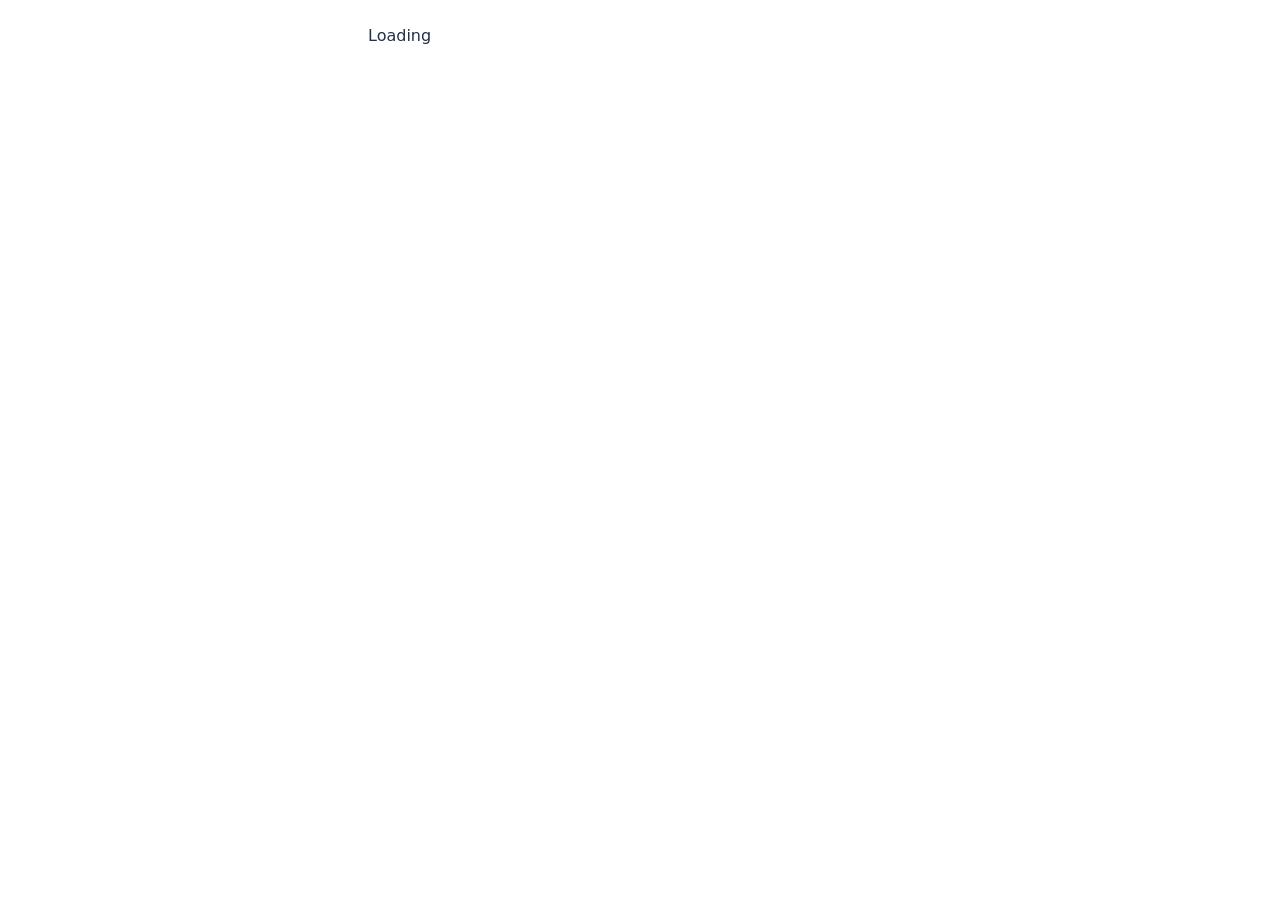
<file: parent.html>
<!doctype html>
<html lang="en">
<head>
<meta charset="utf-8">
<meta name="viewport" content="width=device-width, initial-scale=1, viewport-fit=cover">
<meta http-equiv="Content-Security-Policy" content="default-src 'self'; script-src 'self'; style-src 'self'; img-src 'self' data: blob:; font-src 'self'; connect-src 'self'">
<link rel="icon" type="image/png" sizes="32x32" href="favicon-32.png">
<link rel="icon" type="image/png" sizes="16x16" href="favicon-16.png">
<link rel="apple-touch-icon" sizes="180x180" href="apple-touch-icon.png">
<link rel="manifest" href="manifest.webmanifest">
<meta name="apple-mobile-web-app-title" content="Sticker Yard">
<meta name="apple-mobile-web-app-capable" content="yes">
<meta name="mobile-web-app-capable" content="yes">
<meta name="apple-mobile-web-app-status-bar-style" content="default">
<meta name="theme-color" content="#a7dcf7">
<title>Sticker Yard: grown-ups</title>
<link rel="preload" href="Fredoka.ttf" as="font" type="font/ttf" crossorigin>
<link rel="preload" href="Andika-Regular.ttf" as="font" type="font/ttf" crossorigin>
<link rel="preload" href="Andika-Bold.ttf" as="font" type="font/ttf" crossorigin>
<link rel="stylesheet" href="parent.css">
<link rel="stylesheet" href="sheet.css">
</head>
<body>
<div class="app-chrome">
  <main id="main" class="parent"><p>Loading</p></main>
  <nav id="tabs" class="tabs" hidden aria-label="Grown-ups">
    <button type="button" data-tab="kids">Kids</button>
    <button type="button" data-tab="print">Print</button>
    <button type="button" data-tab="mark">Mark</button>
    <button type="button" data-tab="results">Results</button>
    <button type="button" data-tab="settings">Settings</button>
  </nav>
</div>
<div id="print-area"></div>
<script type="module" src="parent.js"></script>
</body>
</html>
</file>
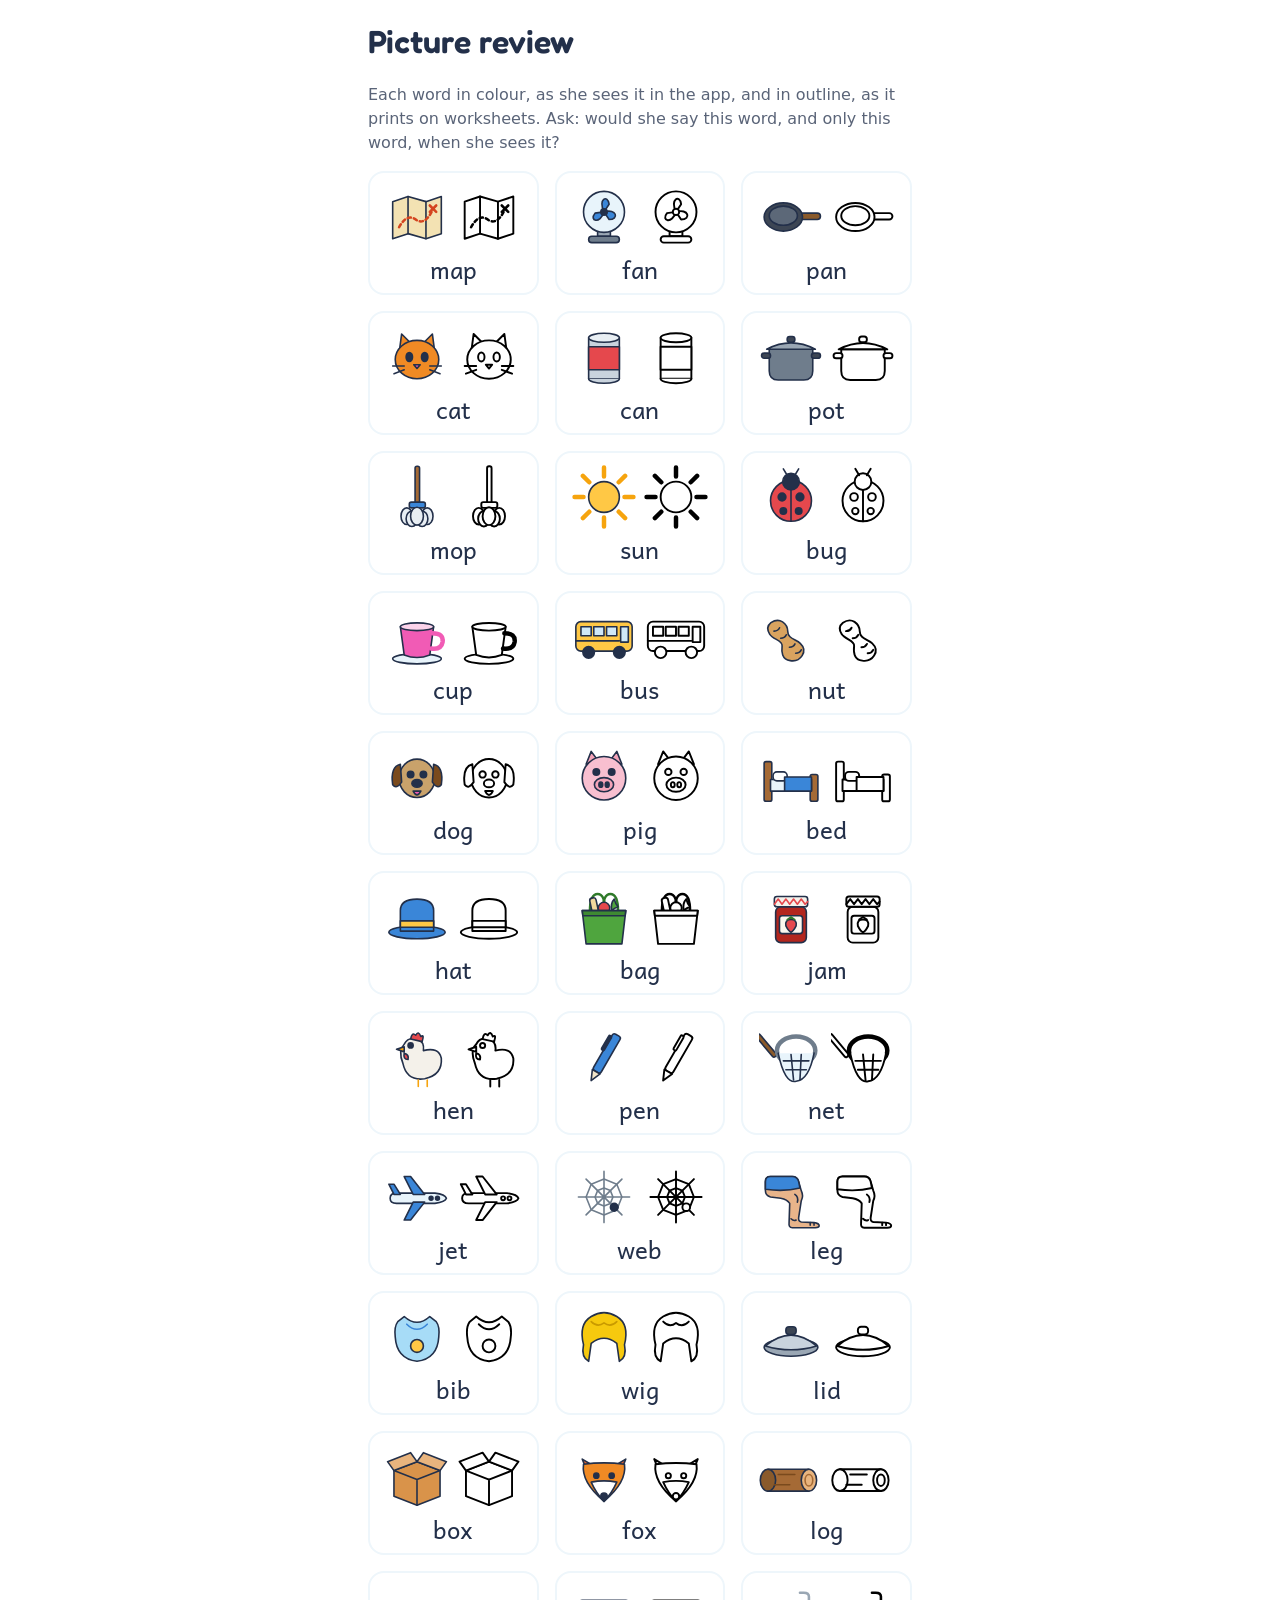
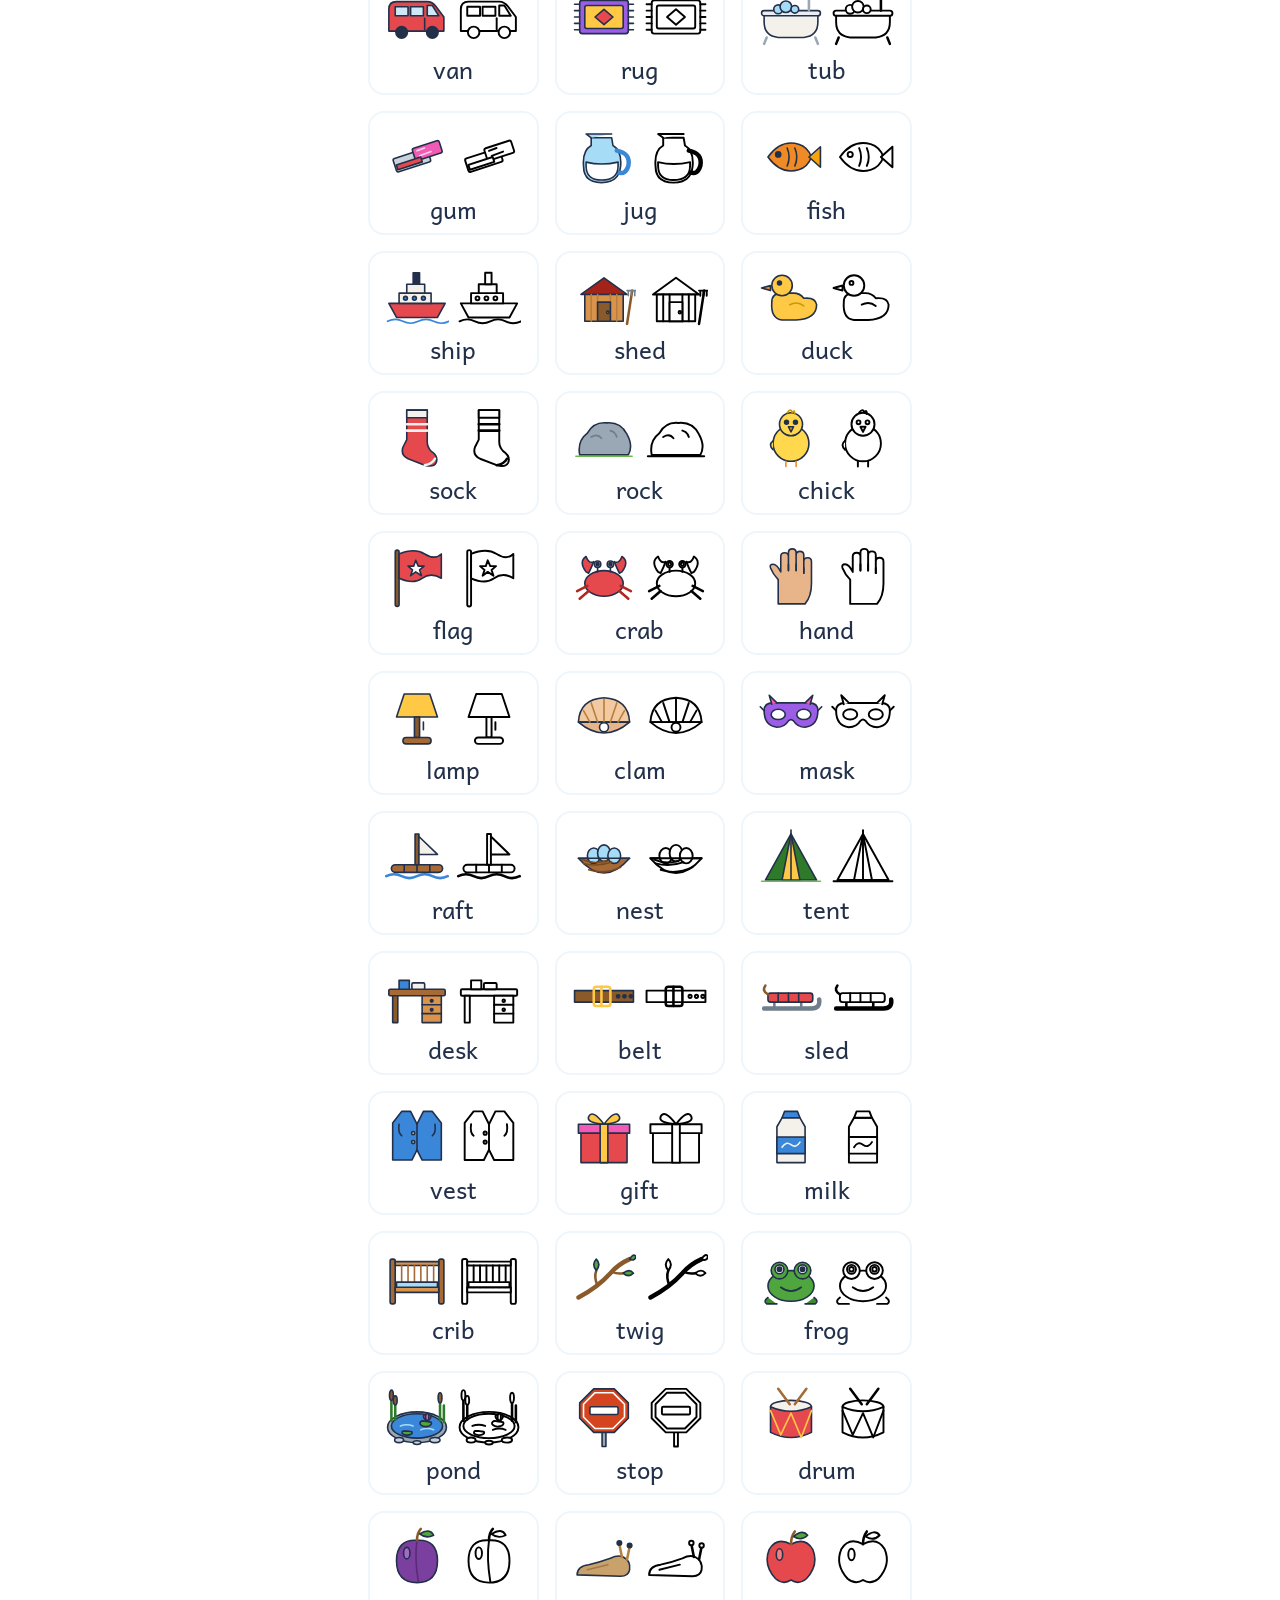
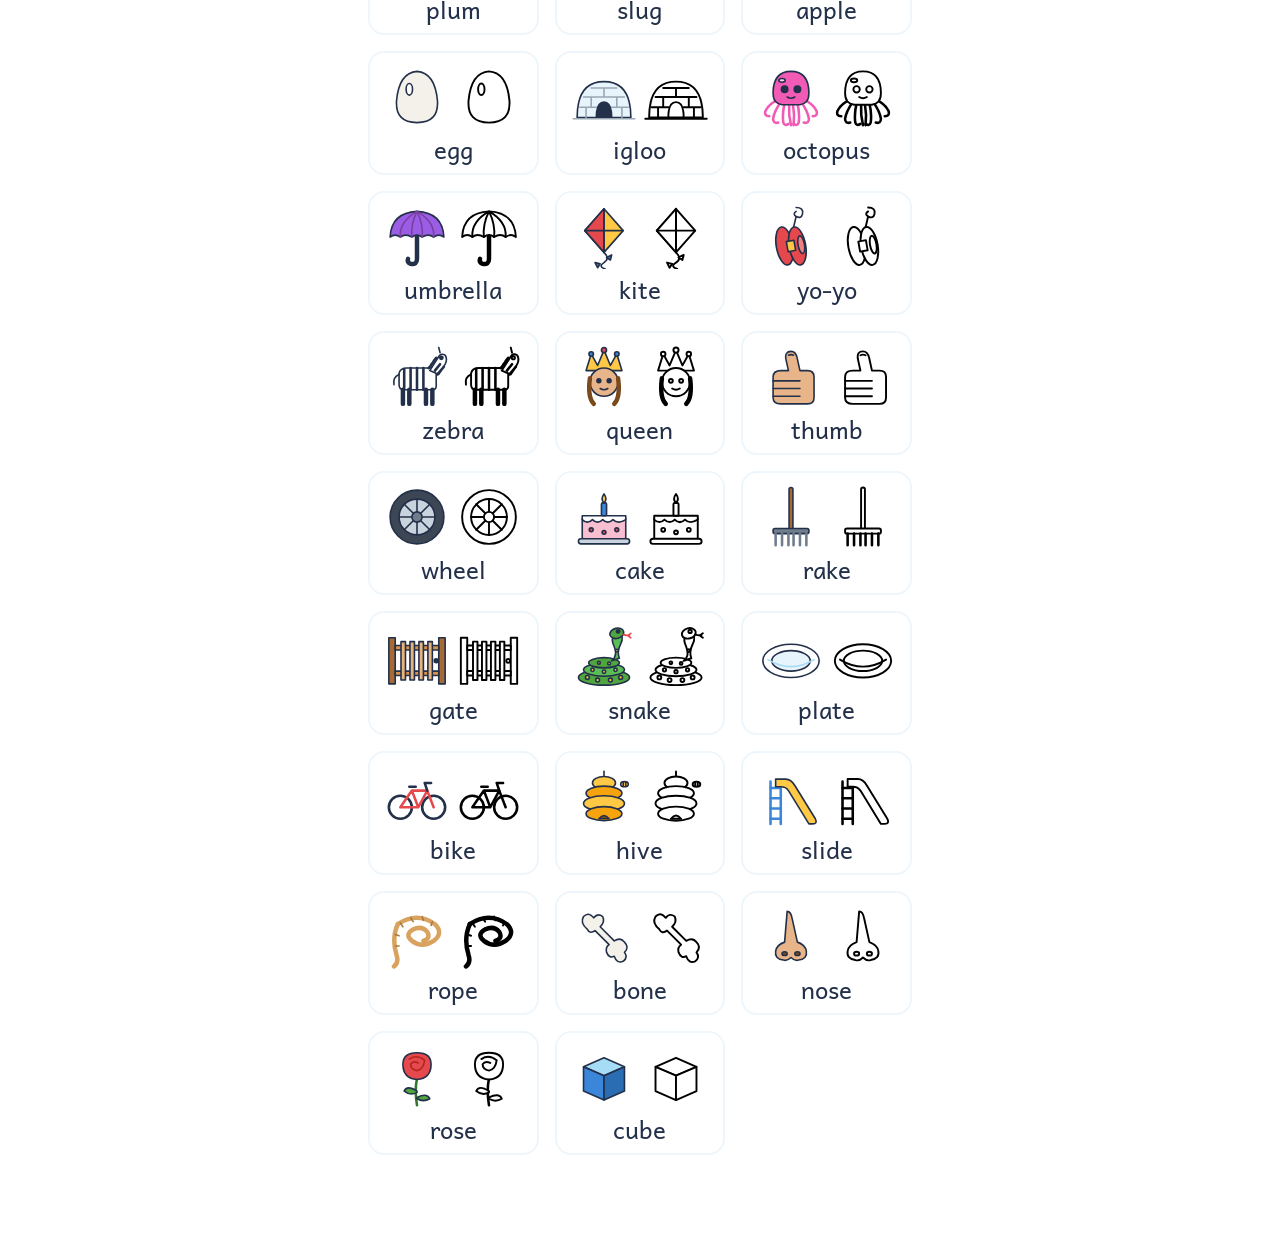
<file: picture-review.html>
<!doctype html>
<html lang="en">
<head>
<meta charset="utf-8">
<meta name="viewport" content="width=device-width, initial-scale=1, viewport-fit=cover">
<meta http-equiv="Content-Security-Policy" content="default-src 'self'; script-src 'self'; style-src 'self'; img-src 'self' data:; font-src 'self'">
<meta name="robots" content="noindex">
<title>Picture review</title>
<link rel="stylesheet" href="parent.css">
<link rel="stylesheet" href="picture-review.css">
</head>
<body>
<main class="parent">
  <h1>Picture review</h1>
  <p class="help">Each word in colour, as she sees it in the app, and in outline, as it prints on worksheets. Ask: would she say this word, and only this word, when she sees it?</p>
  <ol id="grid" class="pic-grid"></ol>
</main>
<script type="module" src="picture-review.js"></script>
</body>
</html>
</file>
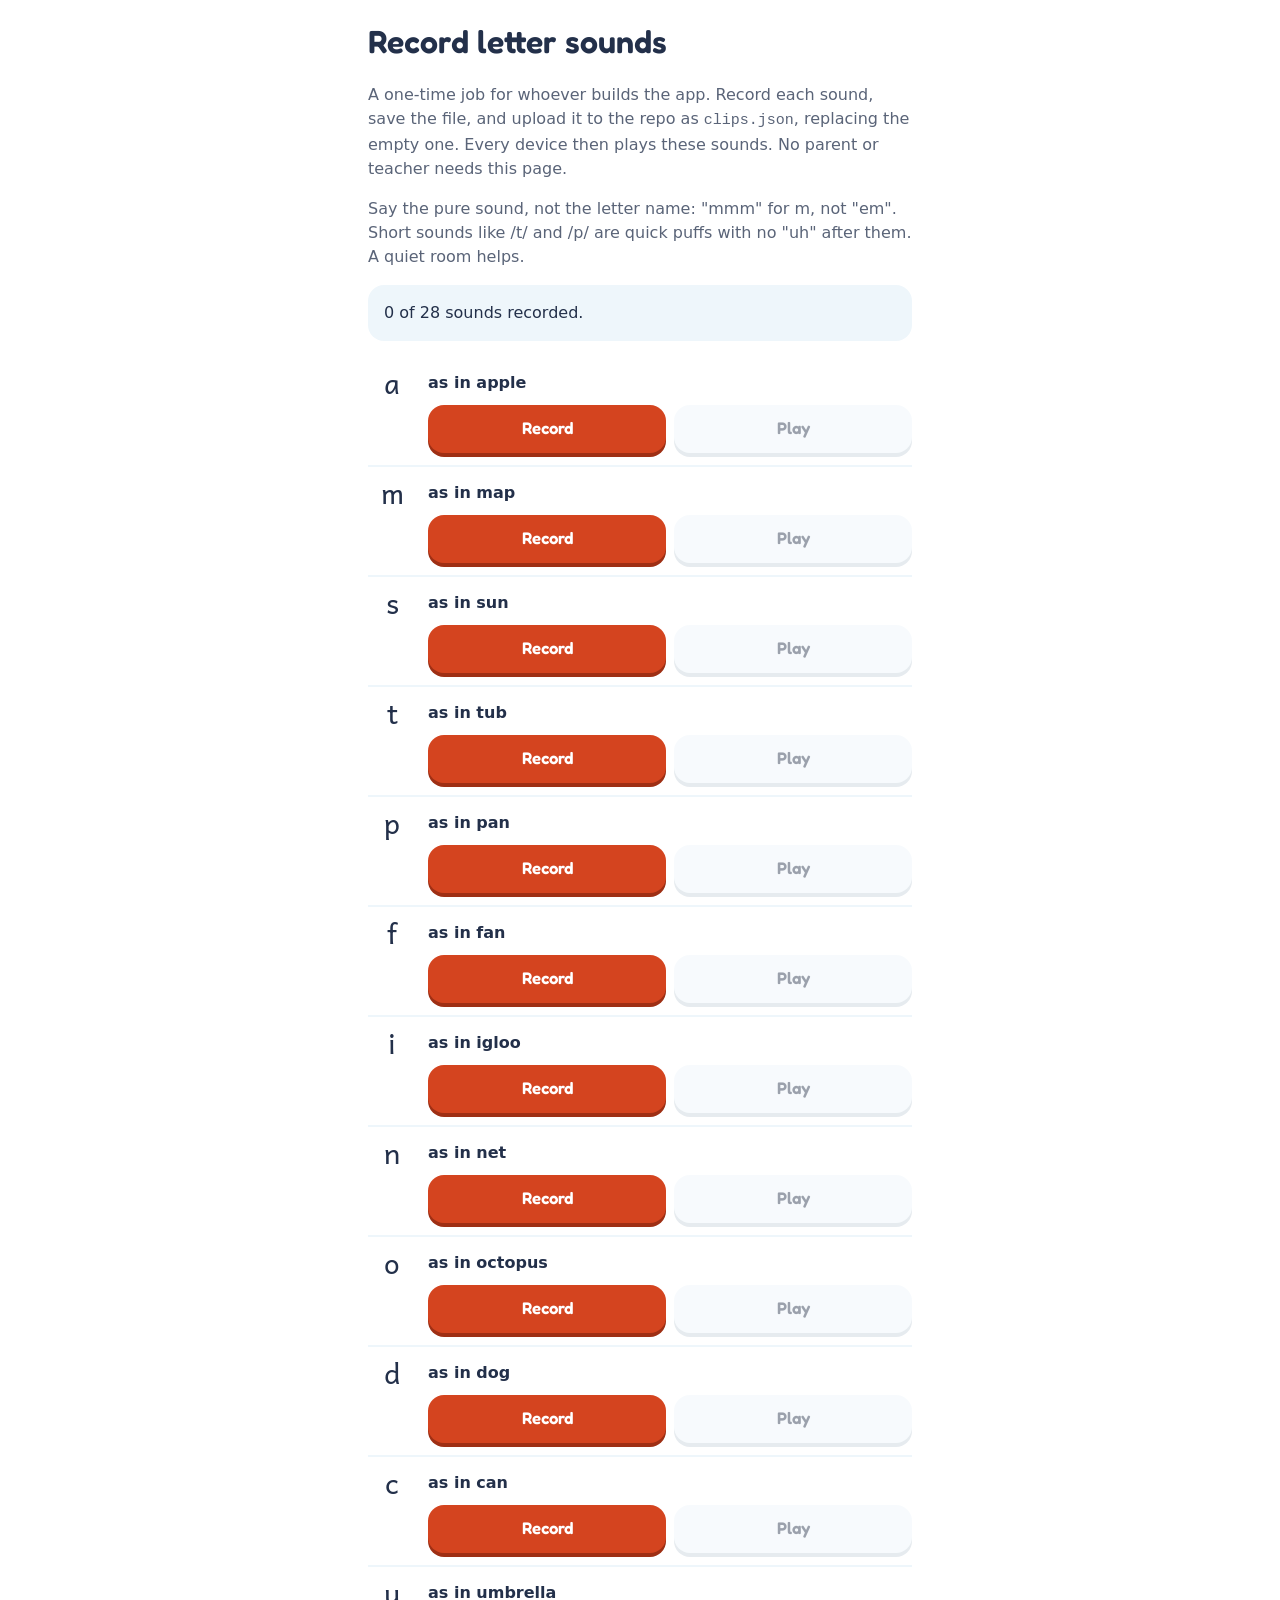
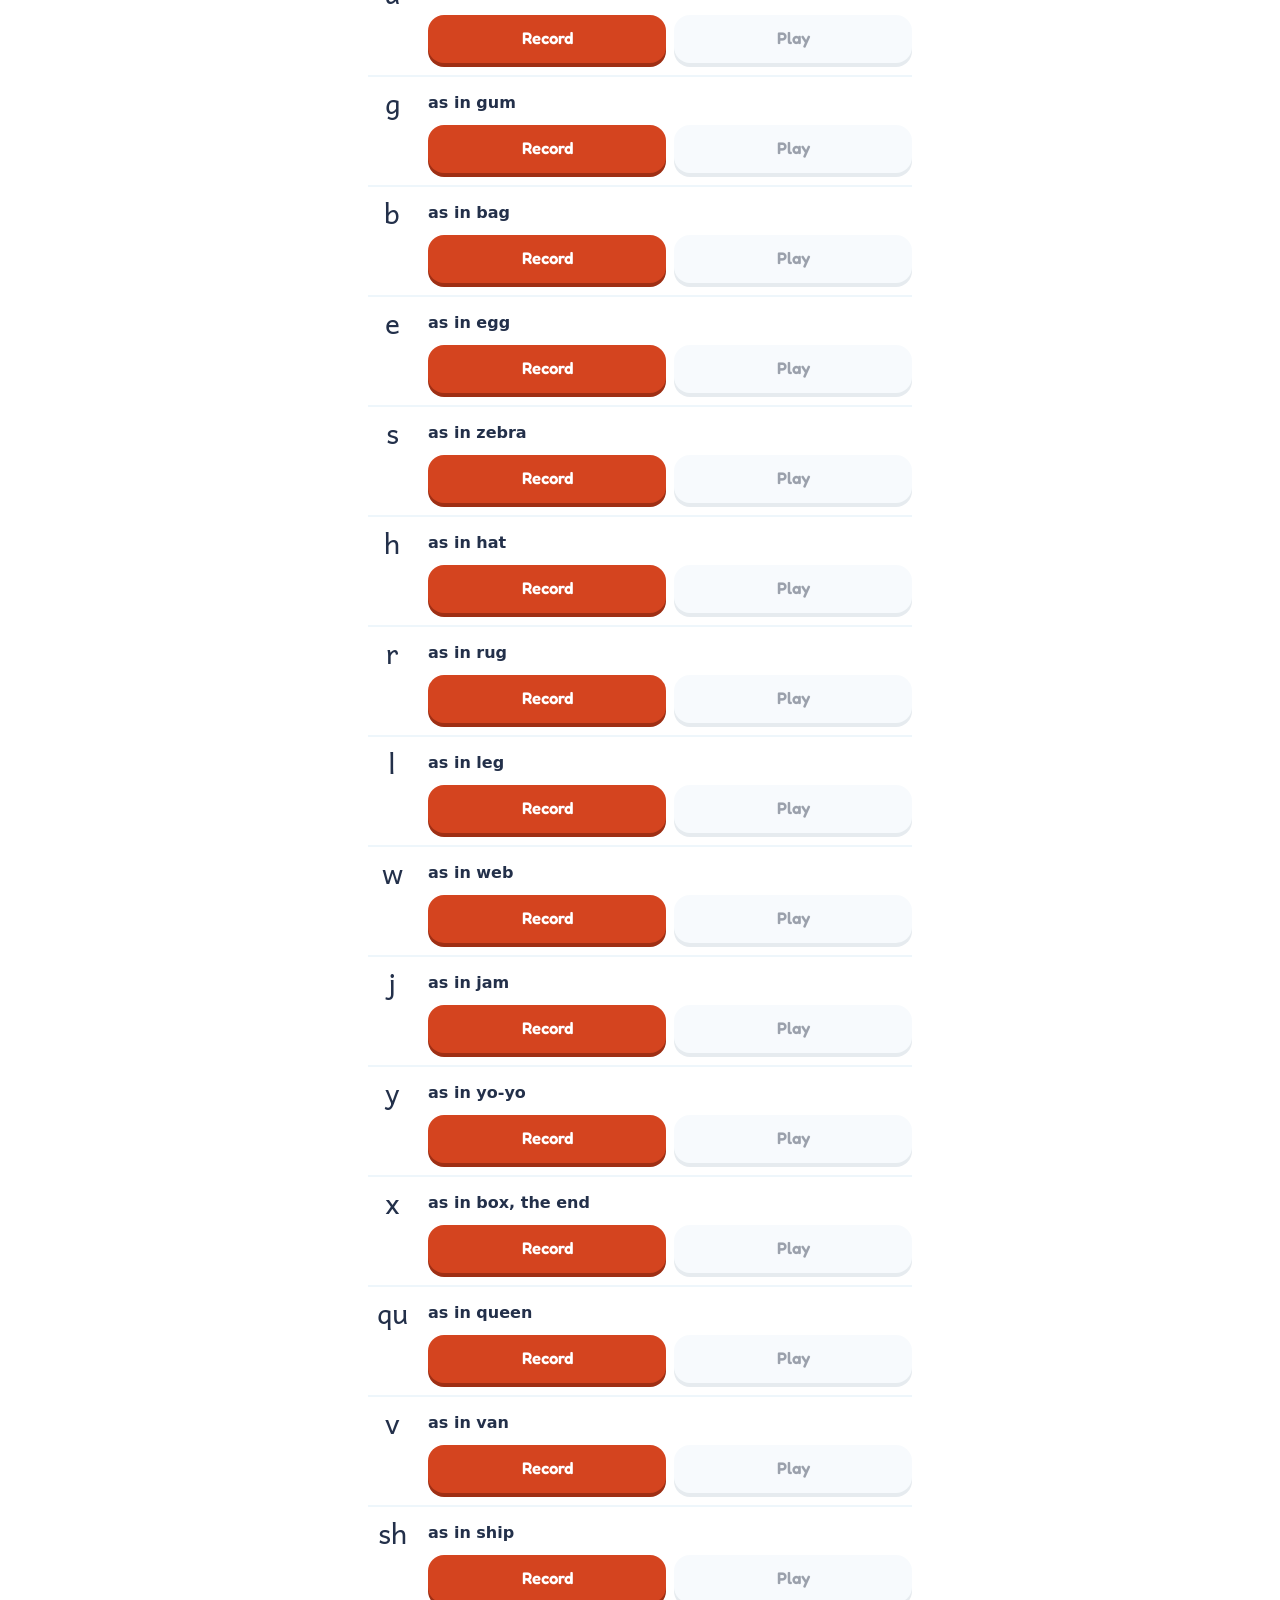
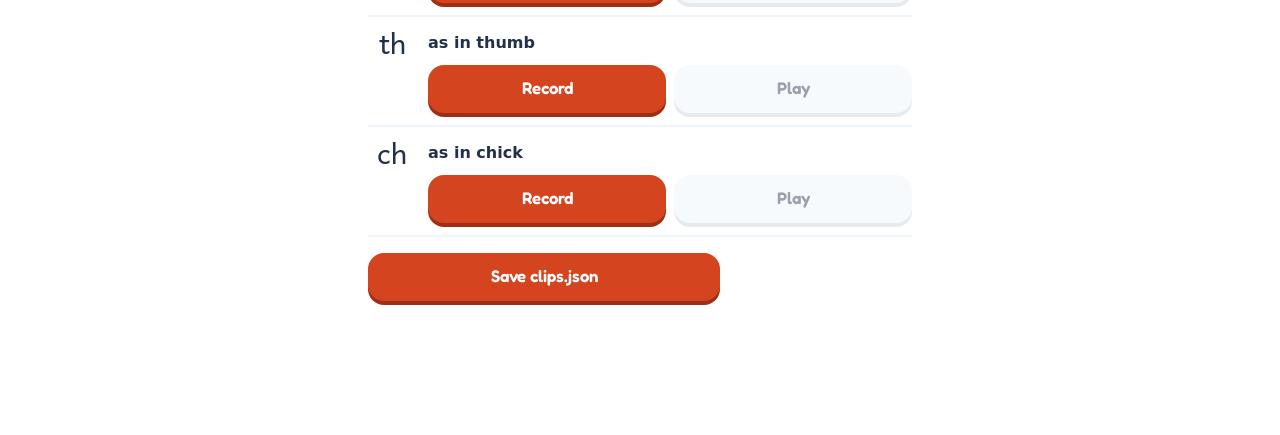
<file: record-sounds.html>
<!doctype html>
<html lang="en">
<head>
<meta charset="utf-8">
<meta name="viewport" content="width=device-width, initial-scale=1, viewport-fit=cover">
<meta http-equiv="Content-Security-Policy" content="default-src 'self'; script-src 'self'; style-src 'self'; img-src 'self' data: blob:; media-src 'self' blob: data:; font-src 'self'; connect-src 'self'">
<meta name="robots" content="noindex">
<title>Record letter sounds</title>
<link rel="stylesheet" href="parent.css">
<link rel="stylesheet" href="record-sounds.css">
</head>
<body>
<main class="parent">
  <h1>Record letter sounds</h1>
  <p class="help">A one-time job for whoever builds the app. Record each sound, save the file, and upload it to the repo as <code>clips.json</code>, replacing the empty one. Every device then plays these sounds. No parent or teacher needs this page.</p>
  <p class="help">Say the pure sound, not the letter name: "mmm" for m, not "em". Short sounds like /t/ and /p/ are quick puffs with no "uh" after them. A quiet room helps.</p>
  <p id="progress" class="week" role="status"></p>
  <ol id="list" class="rec-list"></ol>
  <button id="export" class="btn" type="button">Save clips.json</button>
  <p id="status" class="status" role="status"></p>
</main>
<script type="module" src="record-sounds.js"></script>
</body>
</html>
</file>
<file: parent.css>
@font-face { font-family: "Andika"; src: url("Andika-Regular.ttf") format("truetype"); font-weight: 400; font-display: swap; }
/* Parent area. Same family as the child app (Fredoka headings, the same ink and
   tomato), but quieter: white page, a strong left edge, no stickers. The tab bar sits
   at the bottom where a thumb reaches it. */
@font-face { font-family: "Fredoka"; src: url("Fredoka.ttf") format("truetype"); font-weight: 300 700; font-display: swap; }
:root {
  --ink: #23304a; --soft: #5a6478; --page: #ffffff; --wash: #eef6fb; --line: #c9d3dd; --tomato: #d4441f; --tomato-dark: #9e2f14;
  --sky: #a7dcf7; --learned: #2f7a2a; --warn: #8d2a1a;
  --s1: 4px; --s2: 8px; --s3: 12px; --s4: 16px; --s6: 24px; --s8: 32px; --s12: 48px;
  --r-small: 10px; --r-big: 16px;
  --display: "Fredoka", system-ui, sans-serif; --body: system-ui, -apple-system, "Segoe UI", sans-serif;
}
*, *::before, *::after { box-sizing: border-box; }
[hidden] { display: none !important; }
body { margin: 0; background: var(--page); color: var(--ink); font: 16px/1.5 var(--body); }
.parent { max-width: 40rem; padding: calc(var(--s6) + env(safe-area-inset-top, 0px)) var(--s4) calc(96px + env(safe-area-inset-bottom, 0px)); display: flex; flex-direction: column; gap: var(--s4); }
h1 { font: 600 2rem/1.1 var(--display); margin: 0 0 var(--s2); }
h2 { font: 600 1.25rem/1.2 var(--display); margin: 0; }
p { margin: 0; }
.help { color: var(--soft); }
.group { display: flex; flex-direction: column; gap: var(--s3); padding: var(--s4) 0; border-top: 2px solid var(--wash); }
.row { display: flex; gap: var(--s3); }
.row > * { flex: 1; min-width: 0; }
.field { display: flex; flex-direction: column; gap: var(--s1); font-weight: 600; }
.field.narrow { max-width: 14rem; }
.field input, .field select { font: 400 16px/1.2 var(--body); min-height: 48px; padding: 0 var(--s3); border: 2px solid var(--line); border-radius: var(--r-small); background: #fff; color: var(--ink); width: 100%; }
.field input[type="file"] { padding: var(--s3); }
.check { display: flex; gap: var(--s3); align-items: center; min-height: 44px; }
.check input { width: 22px; height: 22px; accent-color: var(--ink); flex: none; }
.checks { display: flex; flex-direction: column; padding: var(--s2) 0; }
details summary { min-height: 44px; display: flex; align-items: center; font-weight: 600; cursor: pointer; }
.sounds { display: flex; flex-wrap: wrap; gap: var(--s1); }
.sound { width: 56px; height: 48px; padding: 0 2px; text-align: center; line-height: 1; display: inline-flex; align-items: center; justify-content: center; border-radius: var(--r-small); border: 2px dashed var(--line); background: #fff; color: var(--soft); font: 400 20px/1 "Andika", var(--body); cursor: pointer; }
.sound.on { border: 2px solid var(--ink); color: #fff; background: var(--ink); }
.quick { display: grid; grid-template-columns: repeat(3, minmax(0, 1fr)); gap: var(--s2); max-width: 26rem; }
.quick .btn.small { width: 100%; padding: 0 var(--s2); }
.sound.long { font-size: 14px; }
.btn.small { width: auto; min-height: 44px; font-size: 0.95rem; padding: 0 var(--s4); }

.btn { font: 600 1.05rem/1 var(--display); min-height: 48px; width: 100%; border: 0; border-radius: var(--r-big); background: var(--tomato); color: #fff; padding: 0 var(--s6); box-shadow: 0 4px 0 var(--tomato-dark); cursor: pointer; display: inline-flex; align-items: center; justify-content: center; text-decoration: none; }
.btn:active { transform: translateY(2px); box-shadow: 0 2px 0 var(--tomato-dark); }
.btn:disabled { opacity: 0.45; transform: none; }
.btn.quiet { background: var(--wash); color: var(--ink); box-shadow: 0 4px 0 var(--line); }
.btn.danger { background: #fff; color: var(--warn); box-shadow: inset 0 0 0 2px var(--warn); }
.btn:focus-visible, .tabs button:focus-visible, .mark-btn:focus-visible, .node:focus-visible, .field input:focus-visible, .field select:focus-visible { outline: 3px solid var(--ink); outline-offset: 2px; }
.status { min-height: 1.5em; }
.status.warn { color: var(--warn); font-weight: 600; }
.back { color: var(--ink); min-height: 44px; display: inline-flex; align-items: center; }
.gate { display: flex; flex-direction: column; gap: var(--s4); padding-top: var(--s8); }

.tabs { position: fixed; left: 0; right: 0; bottom: 0; display: flex; gap: var(--s1); background: var(--ink); padding: var(--s2) max(var(--s3), env(safe-area-inset-right, 0px)) calc(var(--s2) + env(safe-area-inset-bottom, 0px)) max(var(--s3), env(safe-area-inset-left, 0px)); z-index: 5; }
.tabs[hidden] { display: none; }
.tabs button { flex: 1; min-width: 0; min-height: 56px; border: 0; border-radius: var(--r-small); background: transparent; color: #fff; font: 500 15px/1 var(--display); cursor: pointer; }
.tabs button[aria-current="true"] { background: var(--sky); color: var(--ink); }

.mark-list { list-style: none; margin: 0; padding: 0; display: flex; flex-direction: column; gap: var(--s3); }
.mark-row { display: grid; grid-template-columns: 2rem 1fr; gap: var(--s2) var(--s3); align-items: center; padding-bottom: var(--s3); border-bottom: 2px solid var(--wash); }
.mark-row .q { font: 600 1.1rem/1 var(--display); }
.mark-row .choices { grid-column: 2; display: flex; gap: var(--s2); }
.mark-btn { flex: 1; font: 600 16px/1 var(--display); min-height: 48px; border: 2px solid var(--ink); border-radius: var(--r-small); background: #fff; color: var(--ink); }
.mark-btn[aria-pressed="true"] { background: var(--ink); color: #fff; }

.week { display: flex; flex-direction: column; gap: var(--s1); padding: var(--s4); background: var(--wash); border-radius: var(--r-big); }
.week p:first-child { font: 600 1.1rem/1.3 var(--display); }
.legend { display: flex; gap: var(--s4); color: var(--soft); flex-wrap: wrap; }
.node-grid { display: grid; grid-template-columns: repeat(3, minmax(0, 1fr)); gap: var(--s2); }
.node { min-height: 64px; border: 2px solid var(--line); border-radius: var(--r-small); background: #fff; color: var(--ink); display: flex; flex-direction: column; align-items: center; justify-content: center; gap: 2px; font: 600 16px/1 var(--display); cursor: pointer; }
.node-icon { font-size: 22px; line-height: 1; }
.node.learned { border-color: var(--learned); color: var(--learned); }
.node.practising { border-color: var(--ink); }
.node.new { border-style: dashed; color: var(--soft); }
.node[aria-expanded="true"] { background: var(--wash); border-width: 3px; }
.detail { display: flex; flex-direction: column; gap: var(--s2); }
.detail a { color: var(--ink); }

#print-area { position: absolute; left: -10000px; top: 0; }
@media (min-width: 640px) {
  .node-grid { grid-template-columns: repeat(5, minmax(0, 1fr)); }
  .parent { margin: 0 auto; }
  .tabs { justify-content: center; }
  .tabs button { max-width: 180px; }
  .btn { max-width: 22rem; }
  .parent { padding-left: var(--s12); padding-right: var(--s12); }
}
@media print {
  #print-area { position: static; }
  .app-chrome { display: none !important; }
}

.themes { border: 0; padding: 0; margin: 0; display: flex; flex-direction: column; gap: var(--s2); }
.themes legend { font: 600 1.25rem/1.2 var(--display); margin-bottom: var(--s2); }
.theme-choice { display: grid; grid-template-columns: 22px 44px 1fr; gap: var(--s3); align-items: center; min-height: 56px; padding: var(--s2) 0; }
.theme-choice input { width: 22px; height: 22px; accent-color: var(--ink); }
.theme-choice > span:last-child { display: flex; flex-direction: column; }
.swatch { width: 44px; height: 44px; border-radius: 50%; }
.theme-bright .swatch { background: conic-gradient(#d4441f 0 33%, #a7dcf7 0 66%, #6dbb4f 0); }
.theme-calm .swatch { background: conic-gradient(#b5533d 0 33%, #cfe3ec 0 66%, #a3c68f 0); }
.theme-clear .swatch { background: conic-gradient(#a3221a 0 33%, #ffffff 0 66%, #111111 0); box-shadow: inset 0 0 0 2px #111; }

.to-yard { align-self: flex-start; display: inline-flex; align-items: center; gap: var(--s2); min-height: 44px; padding: 0 var(--s4); border-radius: 999px; background: var(--wash); color: var(--ink); font: 600 1rem/1 var(--display); text-decoration: none; }
.to-yard::before { content: ""; width: 10px; height: 10px; border-left: 3px solid currentColor; border-bottom: 3px solid currentColor; transform: rotate(45deg); }

/* Recorder inside Settings */
.vgroups { display: grid; grid-template-columns: repeat(4, minmax(0, 1fr)); gap: var(--s2); position: sticky; top: 0; background: var(--page); padding: var(--s2) 0; z-index: 2; }
.vgroups .btn.small { width: 100%; }
.vgroups .btn[aria-current="true"] { background: var(--ink); color: #fff; box-shadow: none; }
.vlist { list-style: none; margin: 0; padding: 0; display: flex; flex-direction: column; }
.vrow { display: grid; grid-template-columns: 1fr; gap: var(--s2); padding: var(--s3) 0; border-bottom: 2px solid var(--wash); }
.vsay { font: 600 1.35rem/1.3 var(--display); }
.vrow.done .vsay::before { content: ""; display: inline-block; width: 12px; height: 12px; margin-right: var(--s2); border-radius: 50%; background: var(--learned); }
.vbuttons { display: grid; grid-template-columns: repeat(3, minmax(0, 1fr)); gap: var(--s2); }
.vbuttons.two { grid-template-columns: repeat(2, minmax(0, 1fr)); }
.vbuttons .btn { width: 100%; max-width: none; }
.vrow.recording .vbuttons .rec { background: var(--warn); box-shadow: 0 4px 0 #5a1a10; }
button.to-yard { border: 0; cursor: pointer; }
.vsay.ar { font: 400 2.2rem/1.6 "Noto Naskh Arabic", serif; direction: rtl; text-align: left; }
@font-face { font-family: "Noto Naskh Arabic"; src: url("NotoNaskhArabic.ttf") format("truetype"); font-weight: 400 700; font-display: swap; }

.two { display: grid; grid-template-columns: repeat(2, minmax(0, 1fr)); gap: var(--s3); }
.week h2 { margin: 0 0 var(--s2); }
.week .btn { margin-top: var(--s3); }
@media print {
  body.print-week .tabs, body.print-week .to-yard, body.print-week main > :not(#week), body.print-week #print-week { display: none !important; }
  body.print-week #week { border: 0; background: none; font-size: 13pt; }
}
</file>
<file: sheet.css>
@font-face { font-family: "Noto Naskh Arabic"; src: url("NotoNaskhArabic.ttf") format("truetype"); font-weight: 400 700; font-display: block; }
@font-face { font-family: "Fredoka"; src: url("Fredoka.ttf") format("truetype"); font-weight: 300 700; font-display: block; }
/* Worksheet look: Letter, portrait, ink-light. Black outlines on white, nothing
   filled, so sheets print cheaply and the shapes can be coloured in. */
@font-face { font-family: "Andika"; src: url("Andika-Regular.ttf") format("truetype"); font-weight: 400; font-display: block; }
@font-face { font-family: "Andika"; src: url("Andika-Bold.ttf") format("truetype"); font-weight: 700; font-display: block; }

@page { size: letter portrait; margin: 0.5in; }

.sheet { font-family: "Andika", sans-serif; color: #000; background: #fff; width: 7.5in; box-sizing: border-box; }
.sheet + .sheet { break-before: page; margin-top: 0.5in; }
.sheet-head { display: flex; gap: 0.16in; align-items: center; font-size: 11pt; border-bottom: 2pt solid #000; padding-bottom: 0.06in; margin-bottom: 0.1in; }
.sheet-badge { flex: none; display: inline-flex; }
.head-lines { display: flex; flex-direction: column; gap: 0.06in; flex: 1; min-width: 0; }
.skill-title { font-family: "Fredoka", "Andika", sans-serif; font-weight: 600; font-size: 12pt; }
.head-fields { display: flex; gap: 0.3in; align-items: baseline; }
.sheet-head .name-line, .sheet-head .line { display: inline-block; min-width: 2.1in; border-bottom: 1pt solid #000; padding: 0 0.05in; }
.sheet-head .line { min-width: 1.3in; }
.sheet-id { flex: none; font-weight: 700; letter-spacing: 0.04em; border: 1.5pt solid #000; border-radius: 1in; padding: 0.04in 0.14in; }
.done-row { display: flex; align-items: center; justify-content: flex-end; gap: 0.12in; margin: 0.08in 0 0; font-family: "Fredoka", "Andika", sans-serif; font-size: 14pt; break-inside: avoid; }
.done-stars { display: inline-flex; gap: 0.06in; }
.key-title { font-weight: 700; font-size: 15pt; }

.items { list-style: none; margin: 0; padding: 0; display: grid; }
.items.grid { grid-template-columns: 1fr 1fr; grid-auto-rows: 1.5in; gap: 0.1in 0.18in; }
.items.rows { grid-template-columns: 1fr; grid-auto-rows: 0.69in; gap: 0.09in; }
.item { break-inside: avoid; display: flex; gap: 0.1in; align-items: flex-start; padding: 0.08in 0.1in; border: 1.5pt solid #000; border-radius: 0.16in; overflow: hidden; box-sizing: border-box; min-width: 0; }
.items.rows .item { align-items: center; padding: 0.03in 0.1in; }
.num { flex: none; width: 0.28in; height: 0.28in; border: 1.5pt solid #000; border-radius: 50%; display: inline-flex; align-items: center; justify-content: center; font-weight: 700; font-size: 12pt; }
.item-body { display: flex; flex-wrap: wrap; gap: 0.06in 0.1in; align-items: center; min-width: 0; }

.outline { fill: none; stroke: #000; stroke-width: 3; stroke-linejoin: round; }
.counters { display: flex; flex-wrap: wrap; gap: 0.03in; max-width: 2in; }
.sheet .group { padding: 0.05in; border: 1pt dashed #000; border-radius: 0.1in; max-width: 1.3in; }
.pill { border: 1.5pt solid #000; border-radius: 1in; padding: 0.04in 0.14in; font-size: 13pt; }
.big { font-size: 24pt; line-height: 1; }
.sheet .row { display: flex; flex-wrap: wrap; gap: 0.1in; align-items: center; }
.letter { font-size: 26pt; min-width: 0.45in; text-align: center; }
.word { font-size: 22pt; }
.sentence { font-size: 14pt; flex-basis: 100%; }
.blank { display: inline-block; height: 0.42in; border-bottom: 1.5pt solid #000; }
.blank-sm { width: 0.44in; } .blank-md { width: 0.7in; }
.pic-sm { width: 0.8in; height: 0.8in; } .pic-md { width: 1in; height: 1in; } .pic-lg { width: 1.3in; height: 1.3in; }
.blank-cell { display: inline-block; width: 0.46in; height: 0.46in; border: 1.5pt dashed #000; border-radius: 0.08in; }
.pic-frame { display: inline-flex; align-items: flex-end; justify-content: center; border: 1.5pt dashed #000; border-radius: 0.12in; box-sizing: border-box; padding: 0.04in; }
.pic-frame span { font-family: system-ui, sans-serif; font-size: 7pt; color: #555; }
.match { display: flex; flex-direction: column; gap: 0.06in; width: 100%; }
.match .mrow { display: flex; justify-content: space-around; align-items: center; }
.match .word { font-size: 18pt; }

/* Tall three-line guide for kindergarten printing: top line, dashed middle, baseline. */
.trace-row .guide { stroke: #000; stroke-width: 1.2; }
.trace-row .guide.mid { stroke-dasharray: 6 6; stroke-width: 1; }
.trace-row .guide.base { stroke-width: 1.8; }
.trace-row text { font-family: "Andika", sans-serif; fill: none; stroke: #000; stroke-width: 1.4; stroke-dasharray: 4 3; }

.key-note { font-size: 11pt; margin: 0 0 0.15in; }
.key-items { list-style: none; margin: 0; padding: 0; display: flex; flex-direction: column; gap: 0.12in; font-family: system-ui, sans-serif; font-size: 11pt; }
.key-item { display: flex; gap: 0.12in; break-inside: avoid; }
.key-item > span:last-child { display: flex; flex-direction: column; gap: 0.02in; }
.ans { font-weight: 700; }
.pics { color: #333; }
.sheet-foot { margin-top: 0.08in; padding-top: 0.08in; border-top: 1pt solid #000; font-family: system-ui, sans-serif; font-size: 8pt; overflow-wrap: anywhere; }

@media print {
  .app-chrome { display: none !important; }
  .sheet + .sheet { margin-top: 0; }
}

.ribbons { display: flex; flex-direction: column; gap: 0.12in; }
.belong-group { display: flex; gap: 0.08in; padding: 0.06in 0.1in; border: 1.5pt dashed #000; border-radius: 0.15in; }
.sentences { display: flex; flex-direction: column; gap: 0.02in; }
.sentence-line { font-size: 13pt; }

.trace-row { max-width: 100%; }
.done-stars svg { width: 0.32in; height: 0.32in; }
.sheet-badge svg { width: 0.45in; height: 0.45in; }
.word-grid { display: grid; grid-template-columns: 1fr 1fr; gap: 0.08in 0.4in; }
.word-grid .word { font-size: 20pt; }
.row.arabic { gap: 0.35in; }
.ar { font: 400 30pt/1.4 "Noto Naskh Arabic", serif; }
</file>
<file: picture-review.css>
@font-face { font-family: "Andika"; src: url("Andika-Regular.ttf") format("truetype"); font-weight: 400; font-display: swap; }
.pic-grid { list-style: none; margin: 0; padding: 0; display: grid; grid-template-columns: repeat(auto-fill, minmax(150px, 1fr)); gap: var(--s4); }
.pic-card { display: flex; flex-direction: column; align-items: center; gap: var(--s2); padding: var(--s3); border: 2px solid var(--wash); border-radius: var(--r-big); }
.pic-pair { display: flex; gap: var(--s2); }
.pic-word { font: 400 24px/1 "Andika", var(--body); }
</file>
<file: record-sounds.css>
.rec-list { list-style: none; margin: 0; padding: 0; display: flex; flex-direction: column; }
.rec-row { display: grid; grid-template-columns: 3rem 1fr; gap: var(--s2) var(--s3); align-items: center; padding: var(--s3) 0; border-bottom: 2px solid var(--wash); }
.rec-sound { font: 400 28px/1 "Andika", var(--body); text-align: center; }
.rec-word { font-weight: 600; }
.rec-buttons { grid-column: 2; display: flex; gap: var(--s2); }
.rec-buttons .btn { flex: 1; max-width: none; }
.rec-row.done .rec-sound { color: var(--learned); }
.rec-row.recording .rec-buttons .rec { background: var(--warn); box-shadow: 0 4px 0 #5a1a10; }
code { font-size: 15px; }
</file>
